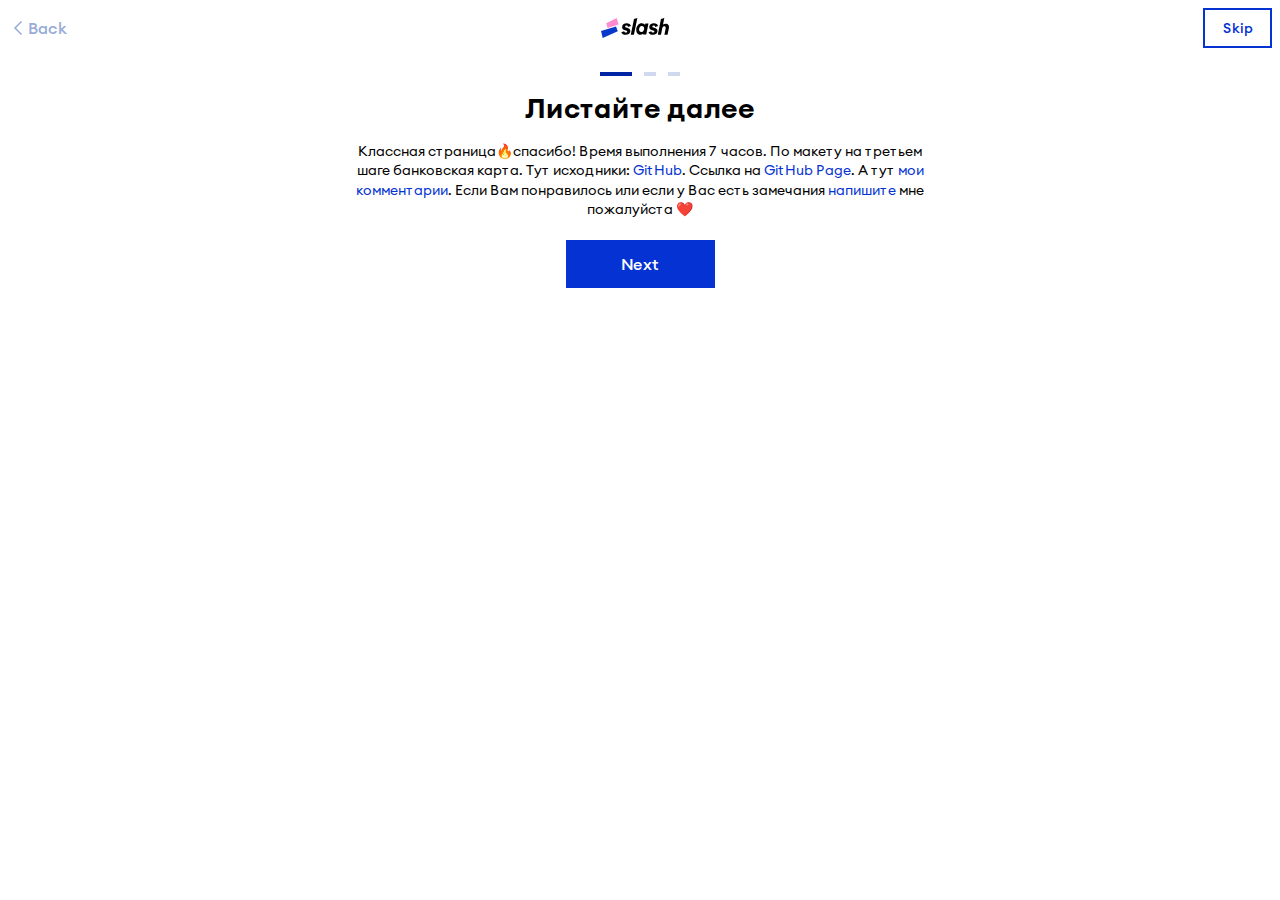
<file: index.html>
<!DOCTYPE html>
<html lang="en">
  <head>
    <meta charset="UTF-8" />
    <meta http-equiv="X-UA-Compatible" content="IE=edge" />
    <meta name="viewport" content="width=device-width, initial-scale=1.0" />
    <title>For Slash</title>
    <link rel="icon" type="image/png" href="img/favicon.png" />
    <link rel="stylesheet" href="css/colors.css" />
    <link rel="stylesheet" href="css/fonts.css" />
    <link rel="stylesheet" href="css/style.css" />
  </head>
  <body>
    <header>
      <button id="back" class="back" title="Нажмите, чтобы вернуться назад">
        <span class="back__icon"></span>
        <span class="back__label">back</span>
      </button>
      <img class="logo" src="img/Logo.svg" alt="slash logo" />
      <button
        class="skip"
        id="skip"
        title="Нажмите, чтобы сразу перейти к покупке"
      >
        Skip
      </button>
    </header>
    <div class="step">
      <input checked="checked" id="step-1" type="radio" name="step" />
      <input id="step-2" type="radio" name="step" />
      <input id="step-3" type="radio" name="step" />
      <nav>
        <ul>
          <li class="step-1">
            <label for="step-1"></label>
          </li>
          <li class="step-2">
            <label for="step-2"></label>
          </li>
          <li class="step-3">
            <label for="step-3"></label>
          </li>
        </ul>
      </nav>
      <section>
        <div class="step-1">
          <h3>Листайте далее</h3>
          <p>
            Классная страница🔥спасибо! Время выполнения 7 часов. По макету на
            третьем шаге банковская карта. Тут исходники:
            <a href="https://github.com/akylaiakirova/slash">GitHub</a>. Ссылка
            на <a href="https://akylaiakirova.github.io/slash/">GitHub Page</a>.
            А тут <a href="comments.html">мои комментарии</a>. Если Вам
            понравилось или если у Вас есть замечания
            <a href="https://t.me/art_and_code">напишите</a> мне пожалуйста ❤️
          </p>
        </div>
        <div class="step-2">
          <h3>От всей души</h3>
          <p>
            Все переключатели работают. Выполнено без каких-либо готовых
            билиотек. Только свой css и js. Все компактно и адаптивно. Все по
            макету. Пожалуйста, если увидете ошибку сделайте личное замечание.
            Для меня это важно.
          </p>
        </div>
        <div class="step-3">
          <h3>Connect your bank card</h3>
          <p>
            You'll get discounted prices when shopping with Slash using this
            card. Your data will be stored on secure servers using industry
            standard encryption and will not be shared with any third party.
          </p>
          <div class="card">
            <div class="tooltip">
              <img src="img/close.svg" alt="close" class="tooltip__off" />
              <span>3 digits on the back of your card.</span>
            </div>
            <div class="card__front">
              <img src="img/chip.svg" alt="chip" class="card__chip" />
              <div class="card__input">
                <label for="cardNumber">Card number</label>
                <input
                  type="text"
                  name="cardNumber"
                  id="cardNumber"
                  inputmode="numeric"
                  placeholder="0000  0000  0000  0000"
                  oninput="formatCardNumber(this)"
                  maxlength="19"
                />
              </div>
              <div class="card__inputs">
                <div class="card__input">
                  <label for="card__name">Card name</label>
                  <input
                    placeholder="Name Surname"
                    type="text"
                    class="card__name"
                    name="card__name"
                    id="card__name"
                    oninput="formatName(this)"
                  />
                </div>
                <div class="card__input">
                  <label for="card__expiry">Expiry date</label>
                  <div class="card__expiry">
                    <input
                      oninput="formatMonth(this)"
                      id="card__expiry-mm"
                      type="text"
                      pattern="[0-9]*"
                      inputmode="numeric"
                      placeholder="MM"
                    />
                    /
                    <input
                      oninput="formatYear(this)"
                      id="card__expiry-yy"
                      type="text"
                      pattern="[0-9]*"
                      inputmode="numeric"
                      placeholder="YY"
                    />
                  </div>
                </div>
              </div>
            </div>
            <div class="card__back">
              <div class="card__input card__cvc">
                <label for="card__cvc">
                  CVV/CVC
                  <img class="tooltip__on" src="img/info.svg" alt="info icon" />
                </label>
                <input
                  oninput="formatCvc(this)"
                  maxlength="4"
                  name="card__cvc"
                  pattern="\d*"
                  placeholder="CVC"
                  type="tel"
                />
              </div>
            </div>
          </div>
          <div class="connect">
            <button class="next" title="click for buy">
              <span>connect</span>
              <img src="img/security.svg" alt="security icon" />
            </button>
            <p>We'll charge and refund €1 to check if the card is valid.</p>
            <div class="connect__photos">
              <img src="img/bank card visa.svg" alt="visa" />
              <img src="img/bank card master.svg" alt="master" />
              <img src="img/bank card pci.svg" alt="pci" />
            </div>
          </div>
        </div>
      </section>
      <div class="center-mt2">
        <button id="next" class="next" title="Нажмите, чтобы продолжить">
          Next
        </button>
      </div>
    </div>
    <script src="js/app.js"></script>
  </body>
</html>
</file>
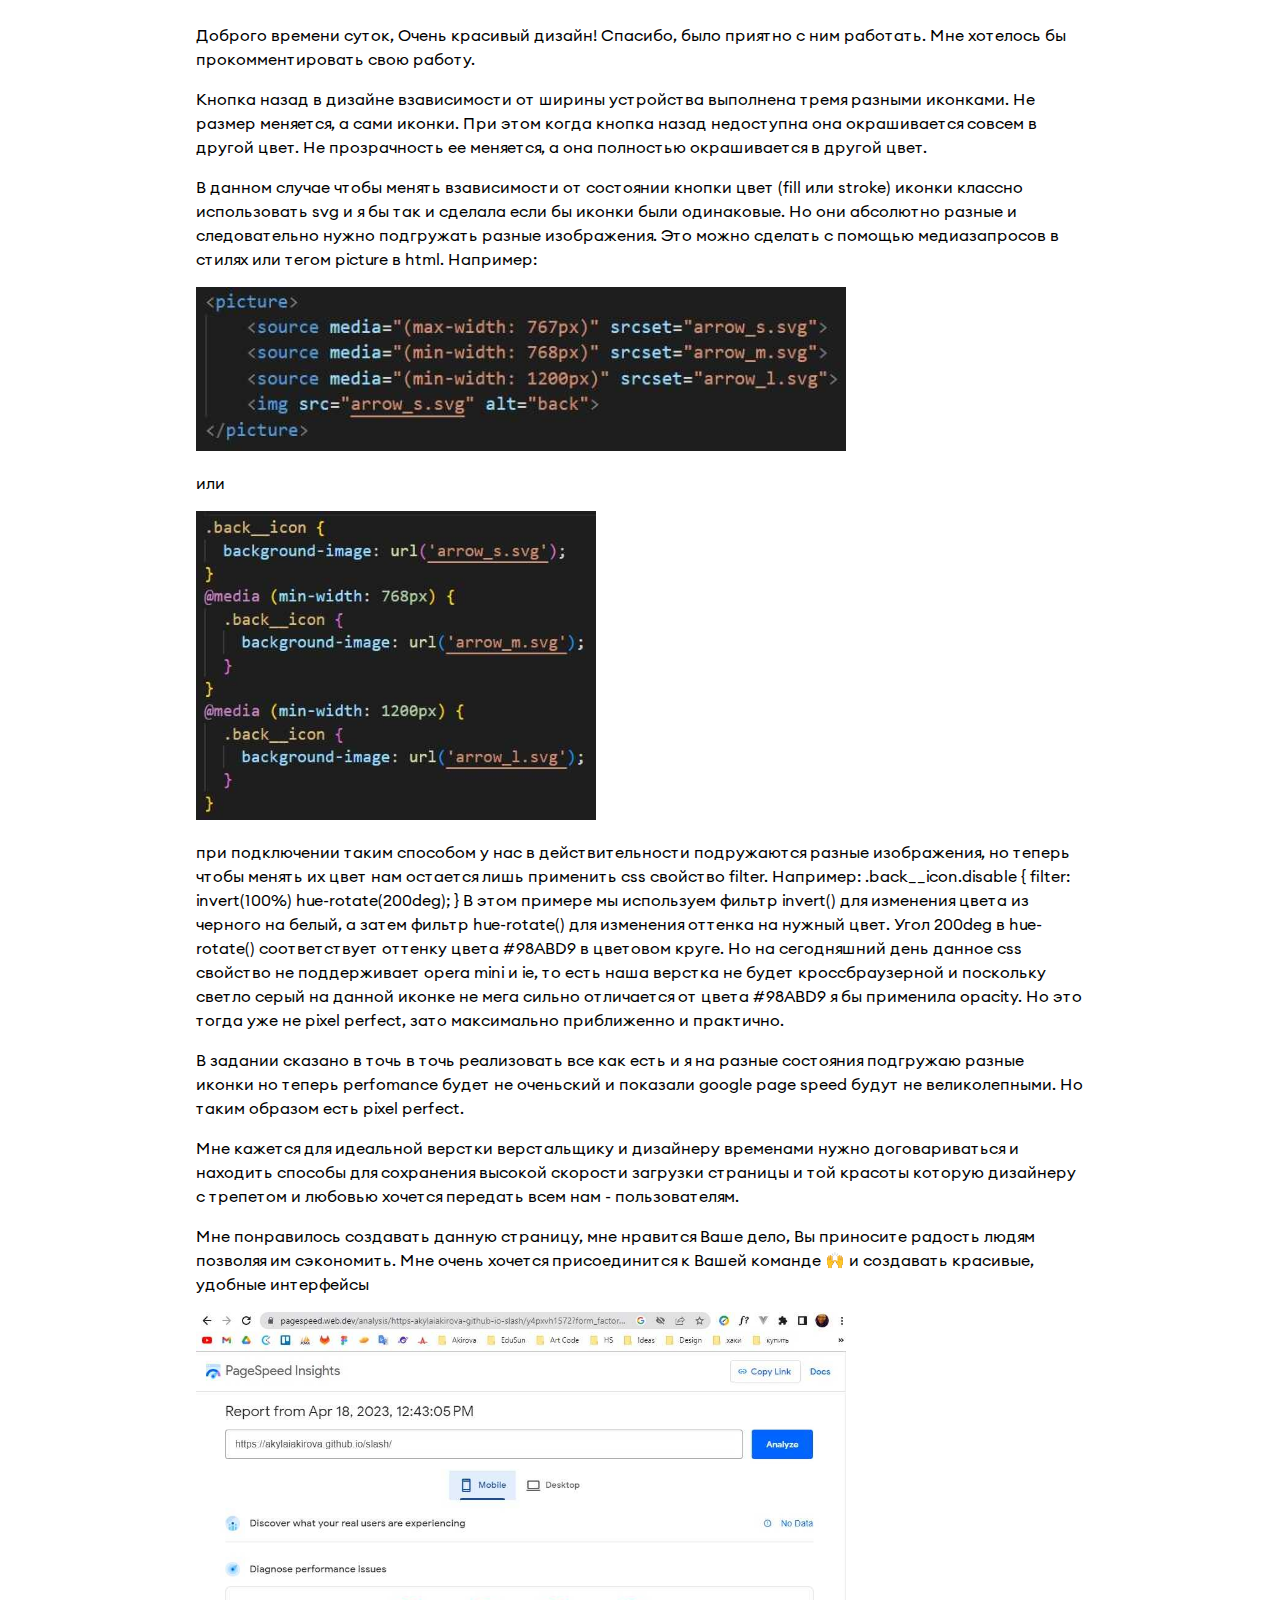
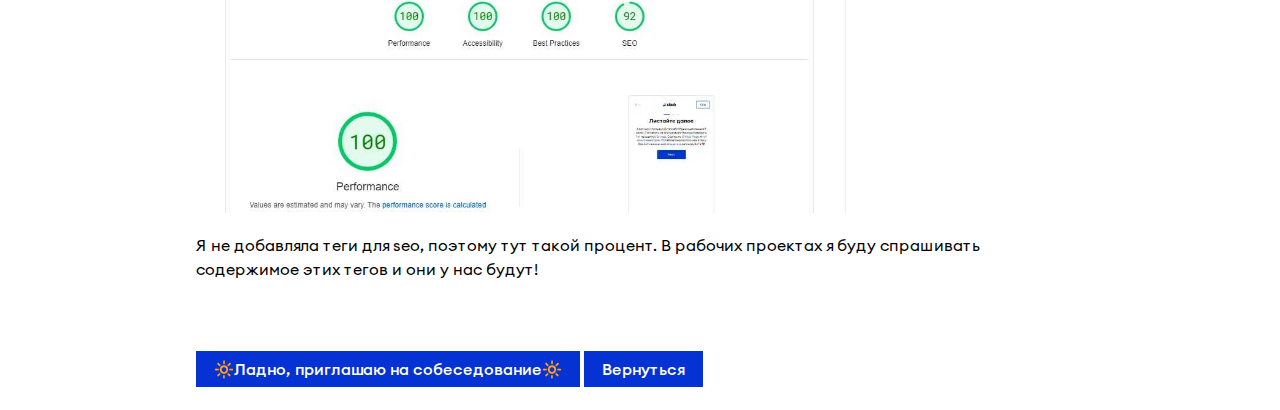
<file: comments.html>
<!DOCTYPE html>
<html lang="en">
  <head>
    <meta charset="UTF-8" />
    <meta http-equiv="X-UA-Compatible" content="IE=edge" />
    <meta name="viewport" content="width=device-width, initial-scale=1.0" />
    <title>For Slash</title>
    <link rel="icon" type="image/png" href="img/favicon.png" />
    <link rel="stylesheet" href="css/colors.css" />
    <link rel="stylesheet" href="css/fonts.css" />
    <style>
      .wrap {
        width: clamp(200px, 100%, 888px);
        margin: 23px auto;
      }
      p {
        line-height: 1.5;
        font-family: "EuclidCircularA", sans-serif;
      }
      a {
        font-family: "EuclidCircularA", sans-serif;
        display: inline-block;
        background: var(--color-blue-default);
        color: var(--color-white);
        padding: 8px 18px;
        font-weight: 500;
        text-decoration: none;
        transition: 0.2s;
      }
      a:hover {
        background: var(--color-blue-hover);
        cursor: pointer;
      }
      a:active {
        background: var(--color-blue-pressed);
      }
      .pictureTag {
        width: clamp(300px, 100%, 650px);
      }
      .cssExample {
        width: clamp(200px, 100%, 400px);
      }
    </style>
  </head>
  <body>
    <div class="wrap">
      <p>
        Доброго времени суток, Очень красивый дизайн! Спасибо, было приятно с
        ним работать. Мне хотелось бы прокомментировать свою работу.
      </p>
      <p>
        Кнопка назад в дизайне взависимости от ширины устройства выполнена тремя
        разными иконками. Не размер меняется, а сами иконки. При этом когда
        кнопка назад недоступна она окрашивается совсем в другой цвет. Не
        прозрачность ее меняется, а она полностью окрашивается в другой цвет.
      </p>
      <p>
        В данном случае чтобы менять взависимости от состоянии кнопки цвет (fill
        или stroke) иконки классно использовать svg и я бы так и сделала если бы
        иконки были одинаковые. Но они абсолютно разные и следовательно нужно
        подгружать разные изображения. Это можно сделать с помощью медиазапросов
        в стилях или тегом picture в html. Например:
      </p>
      <img src="img/picture.jpg" alt="picture tag" class="pictureTag" />
      <p>или</p>
      <img src="img/css.jpg" alt="css example" class="cssExample" />
      <p>
        при подключении таким способом у нас в действительности подружаются
        разные изображения, но теперь чтобы менять их цвет нам остается лишь
        применить css свойство filter. Например: .back__icon.disable { filter:
        invert(100%) hue-rotate(200deg); } В этом примере мы используем фильтр
        invert() для изменения цвета из черного на белый, а затем фильтр
        hue-rotate() для изменения оттенка на нужный цвет. Угол 200deg в
        hue-rotate() соответствует оттенку цвета #98ABD9 в цветовом круге. Но на
        сегодняшний день данное css свойство не поддерживает opera mini и ie, то
        есть наша верстка не будет кроссбраузерной и поскольку светло серый на
        данной иконке не мега сильно отличается от цвета #98ABD9 я бы применила
        opacity. Но это тогда уже не pixel perfect, зато максимально приближенно
        и практично.
      </p>
      <p>
        В задании сказано в точь в точь реализовать все как есть и я на разные
        состояния подгружаю разные иконки но теперь perfomance будет не
        оченьский и показали google page speed будут не великолепными. Но таким
        образом есть pixel perfect.
      </p>
      <p>
        Мне кажется для идеальной верстки верстальщику и дизайнеру временами
        нужно договариваться и находить способы для сохранения высокой скорости
        загрузки страницы и той красоты которую дизайнеру с трепетом и любовью
        хочется передать всем нам - пользователям.
      </p>
      <p>
        Мне понравилось создавать данную страницу, мне нравится Ваше дело, Вы
        приносите радость людям позволяя им сэкономить. Мне очень хочется
        присоединится к Вашей команде 🙌 и создавать красивые, удобные
        интерфейсы
      </p>
      <img
        src="img/googlepagespeed.jpg"
        alt="googlepagespeed"
        class="pictureTag"
      />
      <p>
        Я не добавляла теги для seo, поэтому тут такой процент. В рабочих
        проектах я буду спрашивать содержимое этих тегов и они у нас будут!
      </p>
      <br />
      <br />
      <br />
      <a href="https://t.me/art_and_code"
        >🔆Ладно, приглашаю на собеседование🔆
      </a>
      <a href="https://akylaiakirova.github.io/slash/">Вернуться </a>
    </div>
  </body>
</html>
</file>
<file: css/colors.css>
:root {
    --color-blue-default: #0432D3;
    --color-blue-hover: #1B4DFF;
    --color-blue-pressed: #0024A4;
    --color-black1: #000000;
    --color-black2: #050A1B;
    --color-grey1: #F2F5FC;
    --color-grey2: #D0D9EF;
    --color-grey3: #595C67;
    --color-grey4: #A6ACBB;
    --color-grey5: #98ABD9;
    --color-pink: #FFEEF1;
    --color-white: #FFFFFF;
  }
</file>
<file: css/fonts.css>
@font-face {
    font-family: 'EuclidCircularA';
    src: url('../fonts/EuclidCircularA/Regular.eot');
    src: url('../fonts/EuclidCircularA/Regular.eot?#iefix') format('embedded-opentype'), 
            url('../fonts/EuclidCircularA/Regular.woff2') format('woff2'), 
            url('../fonts/EuclidCircularA/Regular.woff') format('woff'),
            url('../fonts/EuclidCircularA/Regular.ttf') format('truetype');
    font-weight: normal;
    font-style: normal;
  }
  
  @font-face {
    font-family: 'EuclidCircularA';
    src: url('../fonts/EuclidCircularA/Medium.eot');
    src: url('../fonts/EuclidCircularA/Medium.eot?#iefix') format('embedded-opentype'),
            url('../fonts/EuclidCircularA/Medium.woff2') format('woff2'), 
            url('../fonts/EuclidCircularA/Medium.woff') format('woff'),
            url('../fonts/EuclidCircularA/Medium.ttf') format('truetype');
    font-weight: 500;
    font-style: normal;
  }
  
  @font-face {
    font-family: 'EuclidCircularA';
    src: url('../fonts/EuclidCircularA/SemiBold.eot');
    src: url('../fonts/EuclidCircularA/SemiBold.eot?#iefix') format('embedded-opentype'), 
            url('../fonts/EuclidCircularA/SemiBold.woff2') format('woff2'), 
            url('../fonts/EuclidCircularA/SemiBold.woff') format('woff'),
            url('../fonts/EuclidCircularA/SemiBold.ttf') format('truetype');
    font-weight: 600;
    font-style: normal;
  }
</file>
<file: css/style.css>
h3 {
  font-family: 'EuclidCircularA', sans-serif;
  font-size: 28px;
  line-height: 120%;
  font-weight: 600;
  text-align: center;
  margin: 16px 0;
}

p {
  font-family: 'EuclidCircularA', sans-serif;
  font-size: 14px;
  line-height: 140%;
  font-weight: normal;
  text-align: center;
  margin: 0 20px;
}

a {
  color: var(--color-blue-default);
  -webkit-transition: .2s;
  -o-transition: .2s;
  transition: .2s;
  text-decoration: none;
}

a:hover {
  color: var(--color-blue-hover);
  text-decoration: underline;
  cursor: pointer;
}

a:active {
  color: var(--color-blue-pressed);
}

*, *:after, *:before {
  -webkit-box-sizing: border-box;
  box-sizing: border-box;
  padding: 0;
  margin: 0;
  font-family: 'EuclidCircularA';
  outline: none;
}

body {
  -webkit-font-smoothing: antialiased;
}

header {
  display: -webkit-box;
  display: -ms-flexbox;
  display: flex;
  -webkit-box-align: center;
      -ms-flex-align: center;
          align-items: center;
  -webkit-box-pack: justify;
      -ms-flex-pack: justify;
          justify-content: space-between;
  padding: 8px 8px 0;
}

.back {
  background: none;
  border: none;
  display: -webkit-box;
  display: -ms-flexbox;
  display: flex;
  -webkit-box-align: center;
      -ms-flex-align: center;
          align-items: center;  
  cursor: pointer;
}

.back__icon {
  display: inline-block;
  width: 32px;
  height: 32px;
  background-image: url('../img/arrow_s.svg');
  background-repeat: no-repeat;
  background-position: center;
}

.back.disable .back__icon{
  background-image: url('../img/arrow_s-d.svg');
}

.back__label {
  display: none;
  color: var(--color-black2);
  font-weight: 500;
  font-size: 16px;
  line-height: 1.4;
  text-transform: capitalize;
}

.back.disable .back__label{
  color: var(--color-grey5);
}

.logo {
  height: 20px;
}

.skip {
  border: 2px solid var(--color-blue-default);
  background: none;
  font-weight: 500;
  font-size: 14px;
  line-height: 1.2;
  color: var(--color-blue-default);
  height: 40px;
  width: 69px;
  -webkit-transition: .2s;
  -o-transition: .2s;
  transition: .2s;
}

.skip:hover {
    border: 2px solid var(--color-blue-hover);
    cursor: pointer;
}

.skip:active {
  border: 2px solid var(--color-blue-pressed);
}

.step > input,
.step section > div {
  display: none;
}

#step-1:checked ~ section .step-1,
#step-2:checked ~ section .step-2,
#step-3:checked ~ section .step-3 {
  display: block;
}

.step ul {
  list-style: none;
  margin: 24px 0 16px;
  padding: 0;
  display: -webkit-box;
  display: -ms-flexbox;
  display: flex;
  -webkit-box-align: center;
      -ms-flex-align: center;
          align-items: center;
  -webkit-box-pack: center;
      -ms-flex-pack: center;
          justify-content: center;
}

.step ul li label {
    display: block;
    width: 12px;
    height: 4px;
    background-color: var(--color-grey2);
    margin: 0 6px;
}

.step ul li label:hover {
  cursor: pointer;
}

.step ul li:not(:last-child) label {
  border-right-width: 0;
}

.step section {
  clear: both;
}

#step-1:checked ~ nav .step-1 label,
#step-2:checked ~ nav .step-2 label,
#step-3:checked ~ nav .step-3 label {
    width: 32px;
    height: 4px;
    background-color: var(--color-blue-pressed);
}
.card {
  position: relative;
  height: 432px;
  margin: 50px 0 32px;
}
.card>div:not(.tooltip) {
  border: 2px solid var(--color-grey2);
  height: 292px;
  width: calc(100% - 20px);  
  background: var(--color-white);
  padding: 28px;
}

.card__back {
  position: absolute;
  right: 20px;
  top: 138px;
  z-index: 1;
  border-radius: 0 0 20px 0;
  border-left: none!important;
  display: -webkit-box;
  display: -ms-flexbox;
  display: flex;
  -webkit-box-orient: vertical;
  -webkit-box-direction: normal;
      -ms-flex-direction: column;
          flex-direction: column;
  -webkit-box-pack: end;
      -ms-flex-pack: end;
          justify-content: end;
  -webkit-box-align: end;
      -ms-flex-align: end;
          align-items: flex-end;
  padding: 28px 25px;
}

.card__front {
  position: absolute;
  right: unset;
  left: 20px;
  z-index: 2;
  border-radius: 20px 0 0 20px;
  border-right: none!important;
}

.card__chip {
  width: 36px;
  margin-bottom: 23px;
}

.card__input {
  display: -webkit-box;
  display: -ms-flexbox;
  display: flex;
  -webkit-box-orient: vertical;
  -webkit-box-direction: normal;
      -ms-flex-direction: column;
          flex-direction: column;
  margin-bottom: 18px;
}

.card__input label {
  font-size: 14px;
  line-height: 1.3;
  margin-bottom: 6px;
}

.card__input input {
  background: var(--color-grey1);
  height: 56px;
  border: none;
  border: 1px solid var(--color-grey1);
  padding: 18px 20px;
  font-size: 16px;
  color: var(--color-black2);
  -webkit-transition: .2s;
  -o-transition: .2s;
  transition: .2s;
}

.card__input input:focus {
  background: none;
  border: 1px solid var(--color-blue-default);
}

.card__input input:disabled {
  color: var(--color-grey4);
}

.card__input input.error {
  background: var(--color-pink);
}

.card__input .card__name {
  width: calc(100% - 14px);
}

.card__inputs {
  display: -webkit-box;
  display: -ms-flexbox;
  display: flex;
  -webkit-box-pack: justify;
      -ms-flex-pack: justify;
          justify-content: space-between;
}

.card__expiry {
  display: -webkit-box;
  display: -ms-flexbox;
  display: flex;
  -webkit-box-align: center;
      -ms-flex-align: center;
          align-items: center;
  background: var(--color-grey1);
}

.card__expiry #card__expiry-mm {
  padding-right: 5px;
  width: 55px;
}

.card__expiry #card__expiry-mm:focus{
  border-right: none;
}

.card__expiry #card__expiry-yy {
  padding-left: 0;
  width: 45px;
}

.card__expiry #card__expiry-yy:focus{
  border-left: none;
}

.card__input.card__cvc {
  width: 88px;
  margin-bottom: 0;
}

.card__input.card__cvc label {
  display: -webkit-box;
  display: -ms-flexbox;
  display: flex;
  -webkit-box-align: center;
      -ms-flex-align: center;
          align-items: center;
}

.card__input.card__cvc label img {
  margin-left: 3px;
  cursor: pointer;
}

.tooltip {
  font-size: 14px;
  line-height: 140%;
  width: 174px;
  height: 114px;
  padding: 28px 23px 0 26px;
  -webkit-box-sizing: border-box;
          box-sizing: border-box;  
  background: url(../img/tooltip.svg) no-repeat;
  color: var(--color-white);  
  display: none;
  right: 8px;
  top: 201px;
  position: absolute;  
  z-index: 5;
}

.tooltip__off {
  position: absolute;
  right: 11px;
  top: 15px;
  cursor: pointer;
}

.next {
  width: 149px;
  height: 48px;
  background: var(--color-blue-default);
  color: var(--color-white);
  font-size: 16px;
  line-height: 1.4;
  font-weight: 500;
  display: -webkit-box;
  display: -ms-flexbox;
  display: flex;
  -webkit-box-align: center;
      -ms-flex-align: center;
          align-items: center;
  -webkit-box-pack: center;
      -ms-flex-pack: center;
          justify-content: center;
  text-transform: capitalize;
  -webkit-transition: .2s;
  -o-transition: .2s;
  transition: .2s;
  border: none;
}

.next:hover {
  background: var(--color-blue-hover);
  cursor: pointer;
}

.next:active {
  background: var(--color-blue-pressed);
}

.next img {
  margin-left: 10px;
}

.connect {
  padding: 20px;
}

.connect p {
  margin: 8px 0;
  font-size: 13px;
  line-height: 1.4;
  text-align: left;
}
.connect__photos {
  margin-top: 40px;
}

.center-mt2 {
  display: -webkit-box;
  display: -ms-flexbox;
  display: flex;
  -webkit-box-pack: center;
      -ms-flex-pack: center;
          justify-content: center;
  margin-top: 20px;
}

@media (min-width: 376px) {
  .back__icon {
    width: 48px;
    height: 48px;
    background-image: url('../img/arrow_m.svg');
  }
  .back.disable .back__icon{
    background-image: url('../img/arrow_m-d.svg');
  }
}

@media screen and (min-width: 435px) {  
  .card__input .card__name {
    width: 100%;
  }
  .card__front .card__inputs>div:first-child {
    width: calc(100% - 120px);
  }
}

@media screen and (min-width: 500px) {
  .card>div:not(.tooltip) {
    width: 460px;  
    border: 2px solid var(--color-grey2);
    border-radius: 20px;
  }
  .card__back {
    border-left: 2px solid var(--color-grey2)!important;
  }
  .card__front {
    border-right: 2px solid var(--color-grey2)!important;
  }
}

@media screen and (min-width: 645px) {
  .card__back {
    top: 40px;
  }
  .tooltip {
    top: 105px;
  }
}

@media screen and (min-width: 662px) {
  .card {
    width: 634px;
    margin: 33px auto;
    height: 333px;
  }
  section {
    width: 634px;
    margin: 0 auto;
  }
}

@media (min-width: 769px) {
  .back__icon {
    background-image: url('../img/arrow_l.svg');
    width: 20px;
    height: 20px;
  }
  .back.disable .back__icon{
    background-image: url('../img/arrow_l-d.svg');
  }
  .back__label {
    display: inline-block;
  }
}
</file>
